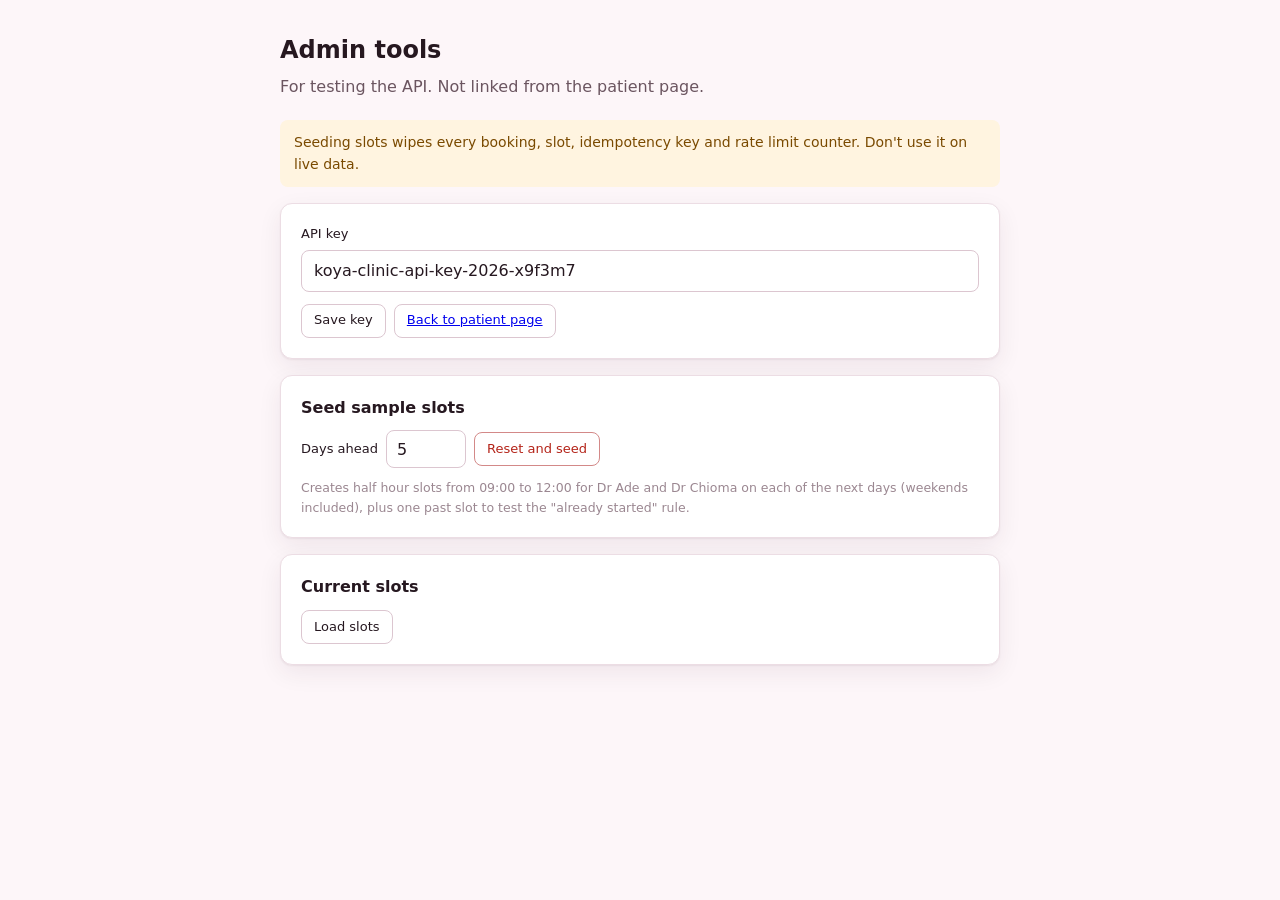
<file: static/admin.html>
<!DOCTYPE html>
<html lang="en">
<head>
  <meta charset="UTF-8">
  <meta name="viewport" content="width=device-width, initial-scale=1.0">
  <meta name="robots" content="noindex">
  <title>Koya Clinic | Admin tools</title>
  <link rel="stylesheet" href="/static/styles.css">
  <script>
    (function () {
      try {
        var t = localStorage.getItem("clinic_theme");
        if (!t && window.matchMedia("(prefers-color-scheme: dark)").matches) t = "dark";
        if (t) document.documentElement.setAttribute("data-theme", t);
      } catch (e) {}
    })();
  </script>
</head>
<body>
<div class="admin-wrap">
  <h1>Admin tools</h1>
  <p class="lead">For testing the API. Not linked from the patient page.</p>

  <div class="warn">Seeding slots wipes every booking, slot, idempotency key and rate limit counter. Don't use it on live data.</div>

  <div class="card">
    <div class="field">
      <label for="key">API key</label>
      <input id="key" type="text" autocomplete="off">
    </div>
    <div class="row">
      <button class="btn small" id="saveKey" type="button">Save key</button>
      <a class="btn small" href="/">Back to patient page</a>
    </div>
  </div>

  <div class="card">
    <h2 style="font-size:16px;margin-bottom:10px">Seed sample slots</h2>
    <div class="row" style="margin-bottom:10px">
      <label for="days" style="font-size:13px">Days ahead</label>
      <input id="days" type="number" min="1" max="14" value="5" style="width:80px;height:38px;border:1px solid var(--line-strong);border-radius:8px;padding:0 10px;background:var(--surface)">
      <button class="btn small danger" id="seed" type="button">Reset and seed</button>
    </div>
    <p class="fine">Creates half hour slots from 09:00 to 12:00 for Dr Ade and Dr Chioma on each of the next days (weekends included), plus one past slot to test the "already started" rule.</p>
  </div>

  <div class="card">
    <h2 style="font-size:16px;margin-bottom:10px">Current slots</h2>
    <button class="btn small" id="list" type="button">Load slots</button>
    <pre class="out" id="out" hidden></pre>
  </div>
</div>

<script>
  (function () {
    var DEFAULT_KEY = "koya-clinic-api-key-2026-x9f3m7";
    var $ = function (id) { return document.getElementById(id); };
    function key() { try { return localStorage.getItem("clinic_api_key") || DEFAULT_KEY; } catch (e) { return DEFAULT_KEY; } }
    $("key").value = key();

    function show(text) { var o = $("out"); o.hidden = false; o.textContent = text; }

    $("saveKey").addEventListener("click", function () {
      try { localStorage.setItem("clinic_api_key", $("key").value.trim()); show("Key saved in this browser."); } catch (e) { show("Couldn't save the key."); }
    });

    $("list").addEventListener("click", function () {
      fetch("/slots", { headers: { "X-API-Key": key() } }).then(function (r) { return r.json(); })
        .then(function (d) { show(JSON.stringify(d, null, 2)); }).catch(function (e) { show(String(e)); });
    });

    $("seed").addEventListener("click", function () {
      if (!confirm("This deletes all bookings and slots. Continue?")) return;
      var days = Math.min(14, Math.max(1, parseInt($("days").value, 10) || 5));
      var slots = [];
      var now = new Date();
      var past = new Date(now.getTime() - 3600 * 1000);
      slots.push({ id: "s-past", provider: "Dr Past", start: past.toISOString(), end: new Date(past.getTime() + 1800000).toISOString() });
      var n = 0;
      for (var d = 1; d <= days; d++) {
        ["Dr Ade", "Dr Chioma"].forEach(function (p, pi) {
          for (var m = 0; m < 6; m++) {
            var s = new Date(now);
            s.setDate(now.getDate() + d);
            s.setHours(9, 0, 0, 0);
            s = new Date(s.getTime() + m * 1800000 + pi * 0);
            slots.push({ id: "s" + (++n), provider: p, start: s.toISOString(), end: new Date(s.getTime() + 1800000).toISOString() });
          }
        });
      }
      fetch("/reset", { method: "POST", headers: { "X-API-Key": key(), "Content-Type": "application/json" }, body: JSON.stringify({ slots: slots }) })
        .then(function (r) { return r.json().then(function (d) { show("HTTP " + r.status + "\n" + JSON.stringify(d) + "\nSeeded " + slots.length + " slots."); }); })
        .catch(function (e) { show(String(e)); });
    });
  })();
</script>
</body>
</html>
</file>
<file: static/styles.css>
:root {
  --accent: #c2255c;
  --accent-hover: #a61e4d;
  --accent-soft: #fde7f1;
  --accent-ink: #7d1a45;
  --bg: #fdf6f9;
  --surface: #ffffff;
  --surface-2: #f8eef2;
  --text: #261820;
  --text-2: #6b5560;
  --text-3: #9b8791;
  --line: #ecdde4;
  --line-strong: #dcc6d0;
  --danger: #b42318;
  --danger-soft: #fdecea;
  --warn-soft: #fff4e0;
  --warn-ink: #7a4a00;
  --radius: 12px;
  --radius-sm: 8px;
  --shadow: 0 1px 2px rgba(60, 20, 40, 0.06), 0 8px 24px rgba(60, 20, 40, 0.07);
  color-scheme: light;
}

:root[data-theme="dark"] {
  --accent: #f06aa6;
  --accent-hover: #f58bb9;
  --accent-soft: #3a1727;
  --accent-ink: #f9b8d4;
  --bg: #150e12;
  --surface: #1e151a;
  --surface-2: #281c22;
  --text: #f4eaee;
  --text-2: #bfa9b3;
  --text-3: #8c7580;
  --line: #382730;
  --line-strong: #4a3540;
  --danger: #ff8f84;
  --danger-soft: #3a1c19;
  --warn-soft: #3a2c10;
  --warn-ink: #ffd28a;
  --shadow: 0 1px 2px rgba(0, 0, 0, 0.4), 0 8px 24px rgba(0, 0, 0, 0.35);
  color-scheme: dark;
}

* { box-sizing: border-box; margin: 0; padding: 0; }

html { scroll-behavior: smooth; }

body {
  font-family: "Inter", system-ui, -apple-system, "Segoe UI", Roboto, Helvetica, Arial, sans-serif;
  background: var(--bg);
  color: var(--text);
  line-height: 1.55;
  -webkit-font-smoothing: antialiased;
}

[hidden] { display: none !important; }

button, input { font: inherit; color: inherit; }
button { cursor: pointer; }

:focus-visible {
  outline: 2px solid var(--accent);
  outline-offset: 2px;
}

.sr-only {
  position: absolute; width: 1px; height: 1px; overflow: hidden;
  clip: rect(0 0 0 0); white-space: nowrap;
}

/* Header */
.topbar {
  position: sticky; top: 0; z-index: 20;
  background: color-mix(in srgb, var(--surface) 88%, transparent);
  backdrop-filter: blur(8px);
  border-bottom: 1px solid var(--line);
}
.topbar-inner {
  max-width: 1080px; margin: 0 auto; padding: 12px 20px;
  display: flex; align-items: center; justify-content: space-between; gap: 16px;
}
.brand { display: flex; align-items: center; gap: 10px; font-weight: 600; font-size: 17px; text-decoration: none; color: var(--text); }
.brand-mark {
  width: 32px; height: 32px; border-radius: 9px; background: var(--accent);
  display: grid; place-items: center; color: #fff;
}
.brand-mark svg { width: 18px; height: 18px; }
.nav { display: flex; align-items: center; gap: 6px; }
.nav a {
  color: var(--text-2); text-decoration: none; font-size: 14px;
  padding: 8px 12px; border-radius: var(--radius-sm);
}
.nav a:hover { background: var(--surface-2); color: var(--text); }
.icon-btn {
  width: 36px; height: 36px; border-radius: var(--radius-sm); border: 1px solid var(--line);
  background: var(--surface); display: grid; place-items: center; color: var(--text-2);
}
.icon-btn:hover { background: var(--surface-2); color: var(--text); }
.icon-btn svg { width: 18px; height: 18px; }

/* Layout */
main { max-width: 1080px; margin: 0 auto; padding: 0 20px 80px; }

.hero { padding: 44px 0 26px; }
.eyebrow { color: var(--accent); font-size: 13px; font-weight: 600; letter-spacing: 0.02em; margin-bottom: 8px; }
.hero h1 { font-size: clamp(28px, 4.6vw, 40px); line-height: 1.15; font-weight: 650; letter-spacing: -0.02em; max-width: 18ch; }
.hero p { color: var(--text-2); margin-top: 12px; max-width: 52ch; font-size: 16px; }

.layout { display: grid; grid-template-columns: minmax(0, 1.65fr) minmax(0, 1fr); gap: 20px; align-items: start; }

.card {
  background: var(--surface); border: 1px solid var(--line); border-radius: var(--radius);
  padding: 20px; box-shadow: var(--shadow);
}
.card + .card { margin-top: 16px; }

.step-head { display: flex; align-items: center; gap: 10px; margin-bottom: 14px; }
.step-num {
  width: 24px; height: 24px; border-radius: 50%; background: var(--accent); color: #fff;
  display: grid; place-items: center; font-size: 12px; font-weight: 600; flex: none;
}
.step-head h2 { font-size: 16px; font-weight: 600; }
.step-head .hint { margin-left: auto; font-size: 12px; color: var(--text-3); }

.chips { display: flex; flex-wrap: wrap; gap: 8px; }
.chip {
  border: 1px solid var(--line-strong); background: var(--surface); border-radius: 999px;
  padding: 7px 14px; font-size: 14px; color: var(--text);
}
.chip:hover { border-color: var(--accent); }
.chip[aria-pressed="true"] { background: var(--accent-soft); border-color: var(--accent); color: var(--accent-ink); font-weight: 500; }

.section-gap { margin-top: 22px; }

.days { display: flex; gap: 8px; overflow-x: auto; padding-bottom: 6px; scrollbar-width: thin; }
.day {
  flex: 0 0 64px; text-align: center; padding: 9px 0; border-radius: 10px;
  border: 1px solid var(--line-strong); background: var(--surface); line-height: 1.25;
}
.day small { display: block; font-size: 12px; color: var(--text-2); }
.day strong { font-size: 18px; font-weight: 600; }
.day:hover { border-color: var(--accent); }
.day[aria-pressed="true"] { background: var(--accent); border-color: var(--accent); color: #fff; }
.day[aria-pressed="true"] small { color: rgba(255, 255, 255, 0.85); }
.day[data-full="true"] { opacity: 0.55; }

.times { display: grid; grid-template-columns: repeat(auto-fill, minmax(104px, 1fr)); gap: 8px; margin-top: 12px; }
.time {
  padding: 10px 8px; border-radius: 10px; border: 1px solid var(--line-strong);
  background: var(--surface); font-size: 14px; text-align: center;
}
.time small { display: block; font-size: 11px; color: var(--text-3); margin-top: 1px; }
.time:hover:not(:disabled) { border-color: var(--accent); }
.time[aria-pressed="true"] { background: var(--accent-soft); border: 2px solid var(--accent); color: var(--accent-ink); font-weight: 600; padding: 9px 7px; }
.time[aria-pressed="true"] small { color: var(--accent-ink); }
.time:disabled { cursor: not-allowed; background: var(--surface-2); color: var(--text-3); border-color: var(--line); }
.time:disabled .t { text-decoration: line-through; }

.tz-note { font-size: 12px; color: var(--text-3); margin-top: 12px; }

/* Skeleton and empty states */
.skeleton { background: linear-gradient(90deg, var(--surface-2), var(--line), var(--surface-2)); background-size: 200% 100%; animation: shimmer 1.2s infinite; border-radius: 10px; height: 44px; }
@keyframes shimmer { to { background-position: -200% 0; } }
.skel-row { display: grid; grid-template-columns: repeat(auto-fill, minmax(104px, 1fr)); gap: 8px; }

.empty { text-align: center; padding: 30px 12px; color: var(--text-2); }
.empty h3 { font-size: 16px; color: var(--text); margin-bottom: 4px; font-weight: 600; }
.empty p { font-size: 14px; }

/* Form */
.summary {
  display: flex; gap: 10px; align-items: flex-start; padding: 11px 12px; border-radius: var(--radius-sm);
  background: var(--surface-2); border: 1px solid var(--line); font-size: 14px; margin-bottom: 14px;
}
.summary svg { width: 18px; height: 18px; flex: none; color: var(--accent); margin-top: 2px; }
.summary.muted { color: var(--text-2); }

.field { margin-bottom: 12px; }
.field label { display: block; font-size: 13px; font-weight: 500; margin-bottom: 5px; }
.field input {
  width: 100%; height: 42px; padding: 0 12px; border-radius: var(--radius-sm);
  border: 1px solid var(--line-strong); background: var(--surface);
}
.field input:focus { outline: none; border-color: var(--accent); box-shadow: 0 0 0 3px color-mix(in srgb, var(--accent) 25%, transparent); }
.field input[aria-invalid="true"] { border-color: var(--danger); }
.field .err { color: var(--danger); font-size: 12.5px; margin-top: 4px; min-height: 0; }

.btn {
  display: inline-flex; align-items: center; justify-content: center; gap: 8px;
  height: 42px; padding: 0 18px; border-radius: var(--radius-sm); border: 1px solid var(--line-strong);
  background: var(--surface); font-weight: 500; font-size: 14px;
}
.btn:hover { background: var(--surface-2); }
.btn.primary { background: var(--accent); border-color: var(--accent); color: #fff; width: 100%; }
:root[data-theme="dark"] .btn.primary { color: #2a0a18; }
.btn.primary:hover { background: var(--accent-hover); border-color: var(--accent-hover); }
.btn.danger { color: var(--danger); border-color: color-mix(in srgb, var(--danger) 45%, var(--line)); }
.btn.danger:hover { background: var(--danger-soft); }
.btn.small { height: 34px; padding: 0 12px; font-size: 13px; }
.btn[aria-busy="true"] { opacity: 0.7; pointer-events: none; }
.btn[aria-disabled="true"] { opacity: 0.55; cursor: not-allowed; }

.spinner { width: 14px; height: 14px; border-radius: 50%; border: 2px solid currentColor; border-right-color: transparent; animation: spin 0.7s linear infinite; }
@keyframes spin { to { transform: rotate(360deg); } }

.fine { font-size: 12.5px; color: var(--text-3); margin-top: 10px; }

/* Bookings */
.lookup { display: flex; gap: 8px; }
.lookup input {
  flex: 1; min-width: 0; height: 42px; padding: 0 12px; border-radius: var(--radius-sm);
  border: 1px solid var(--line-strong); background: var(--surface);
}
.lookup input:focus { outline: none; border-color: var(--accent); box-shadow: 0 0 0 3px color-mix(in srgb, var(--accent) 25%, transparent); }
.lookup .btn { width: auto; }

.booking-list { list-style: none; margin-top: 14px; display: grid; gap: 8px; }
.booking {
  display: flex; align-items: center; justify-content: space-between; gap: 12px; flex-wrap: wrap;
  padding: 12px 14px; border: 1px solid var(--line); border-radius: var(--radius-sm); background: var(--surface);
}
.booking .who { font-size: 14.5px; font-weight: 500; }
.booking .when { font-size: 13px; color: var(--text-2); }
.booking .ref { font-size: 12px; color: var(--text-3); font-family: ui-monospace, SFMono-Regular, Menlo, monospace; }
.booking .right { display: flex; align-items: center; gap: 8px; }

.badge { font-size: 12px; padding: 3px 10px; border-radius: 999px; font-weight: 500; }
.badge.confirmed { background: var(--accent-soft); color: var(--accent-ink); }
.badge.cancelled { background: var(--surface-2); color: var(--text-2); }
.badge.past { background: var(--warn-soft); color: var(--warn-ink); }

#lookup-section { margin-top: 36px; }
#lookup-section h2 { font-size: 20px; font-weight: 600; margin-bottom: 4px; }
#lookup-section > p { color: var(--text-2); font-size: 14px; margin-bottom: 14px; }

/* Dialog */
dialog {
  margin: auto;
  border: none; border-radius: 16px; padding: 0; width: min(460px, calc(100vw - 32px));
  background: var(--surface); color: var(--text); box-shadow: 0 24px 64px rgba(0, 0, 0, 0.3);
}
dialog::backdrop { background: rgba(8, 20, 16, 0.55); }
.dlg { padding: 26px 24px 22px; }
.check {
  width: 48px; height: 48px; border-radius: 50%; background: var(--accent-soft); color: var(--accent);
  display: grid; place-items: center; margin-bottom: 14px;
}
.check svg { width: 26px; height: 26px; }
.dlg h2 { font-size: 21px; font-weight: 650; letter-spacing: -0.01em; }
.dlg .sub { color: var(--text-2); font-size: 14.5px; margin-top: 4px; }
.dl { margin-top: 18px; border: 1px solid var(--line); border-radius: var(--radius-sm); }
.dl div { display: flex; justify-content: space-between; gap: 16px; padding: 10px 14px; font-size: 14px; }
.dl div + div { border-top: 1px solid var(--line); }
.dl dt { color: var(--text-2); }
.dl dd { font-weight: 500; text-align: right; word-break: break-word; }
.refcode { font-family: ui-monospace, SFMono-Regular, Menlo, monospace; letter-spacing: 0.04em; }
.dlg-actions { display: flex; gap: 8px; margin-top: 18px; flex-wrap: wrap; }
.dlg-actions .btn { flex: 1; }
details.more { margin-top: 14px; font-size: 13px; color: var(--text-2); }
details.more summary { cursor: pointer; }
details.more code { display: block; margin-top: 8px; padding: 8px 10px; background: var(--surface-2); border-radius: 6px; font-size: 12px; word-break: break-all; }

/* Toasts */
.toasts { position: fixed; bottom: 18px; left: 50%; transform: translateX(-50%); display: grid; gap: 8px; z-index: 60; width: min(440px, calc(100vw - 24px)); }
.toast {
  padding: 12px 14px; border-radius: 10px; font-size: 14px; background: var(--text); color: var(--bg);
  box-shadow: var(--shadow); animation: pop 0.2s ease-out;
}
.toast.error { background: var(--danger-soft); color: var(--danger); border: 1px solid color-mix(in srgb, var(--danger) 40%, transparent); }
.toast.ok { background: var(--accent-soft); color: var(--accent-ink); border: 1px solid color-mix(in srgb, var(--accent) 40%, transparent); }
@keyframes pop { from { opacity: 0; transform: translateY(8px); } }

footer { max-width: 1080px; margin: 0 auto; padding: 0 20px 40px; color: var(--text-3); font-size: 13px; }

/* Admin */
.admin-wrap { max-width: 760px; margin: 0 auto; padding: 32px 20px 80px; }
.admin-wrap h1 { font-size: 24px; margin-bottom: 6px; }
.admin-wrap .lead { color: var(--text-2); margin-bottom: 20px; }
.warn { background: var(--warn-soft); color: var(--warn-ink); border-radius: var(--radius-sm); padding: 12px 14px; font-size: 14px; margin-bottom: 16px; }
.row { display: flex; gap: 8px; flex-wrap: wrap; align-items: center; }
.row .btn { width: auto; }
pre.out { margin-top: 12px; background: var(--surface-2); border: 1px solid var(--line); border-radius: var(--radius-sm); padding: 12px; font-size: 12.5px; overflow: auto; max-height: 260px; }

@media (max-width: 860px) {
  .layout { grid-template-columns: minmax(0, 1fr); }
  .hero { padding-top: 30px; }
  .nav a { display: none; }
}

@media (max-width: 480px) {
  .lookup { flex-direction: column; }
  .lookup input { flex: none; width: 100%; }
  .lookup .btn { width: 100%; }
  .card { padding: 16px; }
}

@media (prefers-reduced-motion: reduce) {
  * { animation: none !important; scroll-behavior: auto !important; }
}
</file>
